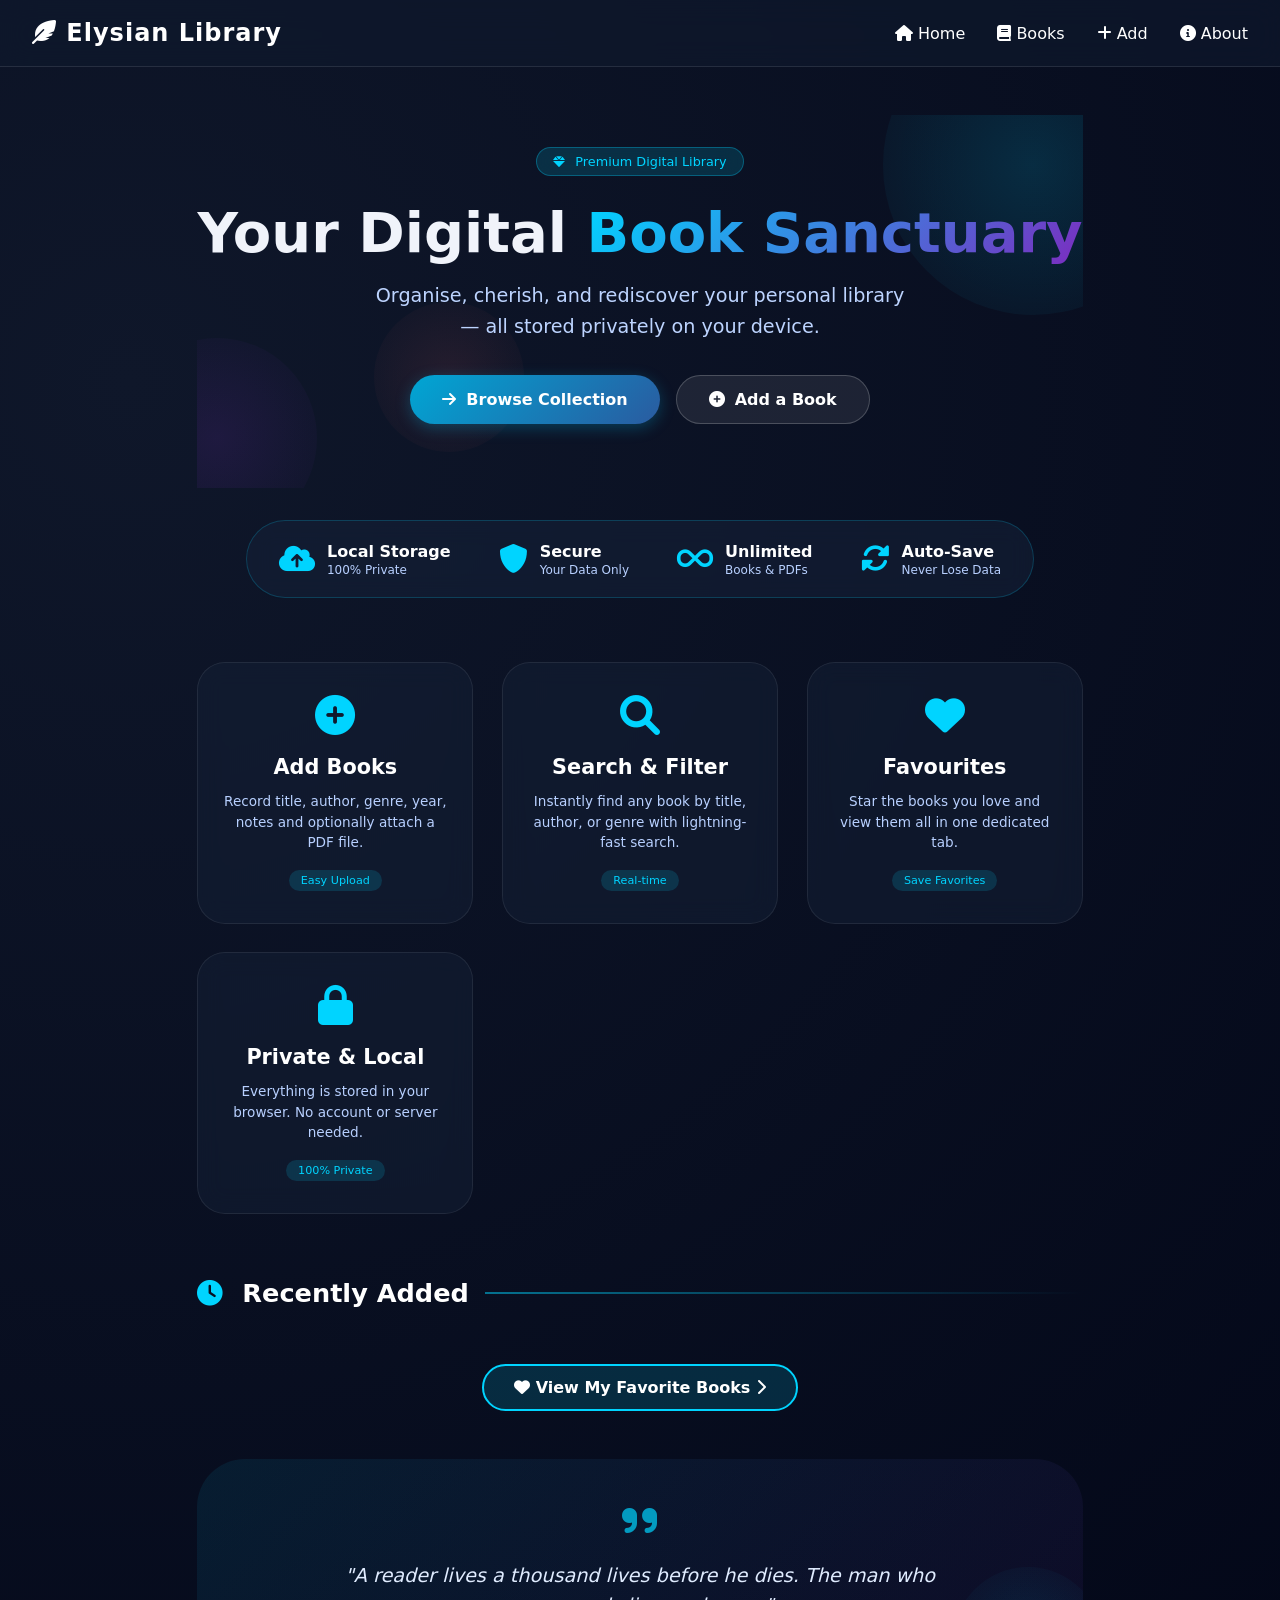
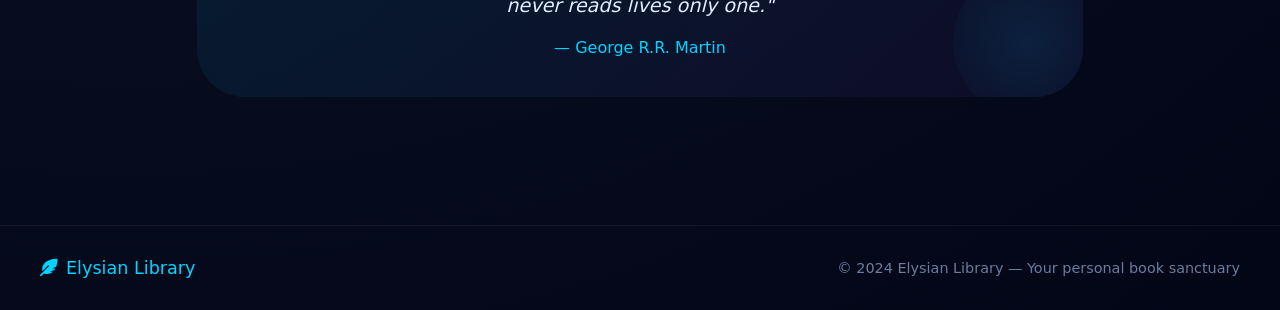
<file: index.html>
<!DOCTYPE html>
<html lang="en">
<head>
    <meta charset="UTF-8">
    <meta name="viewport" content="width=device-width, initial-scale=1.0">
    <title>Elysian Library | Your Digital Book Sanctuary</title>
    <link rel="stylesheet" href="style.css">
    <link rel="stylesheet" href="https://cdnjs.cloudflare.com/ajax/libs/font-awesome/6.0.0-beta3/css/all.min.css">
</head>
<body>

<nav>
    <h2><i class="fas fa-feather-alt"></i> Elysian Library</h2>
    <div class="nav-links">
        <a href="index.html"><i class="fas fa-home"></i> Home</a>
        <a href="books.html"><i class="fas fa-book"></i> Books</a>
        <a href="add.html"><i class="fas fa-plus"></i> Add</a>
        <a href="about.html"><i class="fas fa-info-circle"></i> About</a>
    </div>
</nav>

<main class="container">
    <!-- Hero Section -->
    <div class="hero-section">
        <div class="hero-badge">
            <span class="badge"><i class="fas fa-gem"></i> Premium Digital Library</span>
        </div>
        <h1 class="hero-title">
            Your Digital 
            <span class="gradient-text">Book Sanctuary</span>
        </h1>
        <p class="hero-description">
            Organise, cherish, and rediscover your personal library — all stored privately on your device.
        </p>
        <div class="hero-buttons">
            <a href="books.html" class="btn-primary btn-glow">
                <i class="fas fa-arrow-right"></i> Browse Collection
            </a>
            <a href="add.html" class="btn-secondary">
                <i class="fas fa-plus-circle"></i> Add a Book
            </a>
        </div>
        
        <!-- Floating Orbs -->
        <div class="floating-orb orb1"></div>
        <div class="floating-orb orb2"></div>
        <div class="floating-orb orb3"></div>
    </div>
    
    <!-- Stats Bar -->
    <div class="stats-bar-wrapper">
        <div class="stats-bar">
            <div class="stat-item">
                <i class="fas fa-cloud-upload-alt"></i>
                <div>
                    <h4>Local Storage</h4>
                    <p>100% Private</p>
                </div>
            </div>
            <div class="stat-item">
                <i class="fas fa-shield-alt"></i>
                <div>
                    <h4>Secure</h4>
                    <p>Your Data Only</p>
                </div>
            </div>
            <div class="stat-item">
                <i class="fas fa-infinity"></i>
                <div>
                    <h4>Unlimited</h4>
                    <p>Books & PDFs</p>
                </div>
            </div>
            <div class="stat-item">
                <i class="fas fa-sync-alt"></i>
                <div>
                    <h4>Auto-Save</h4>
                    <p>Never Lose Data</p>
                </div>
            </div>
        </div>
    </div>
    
    <!-- Feature Cards -->
    <div class="feature-grid">
        <div class="feature-card">
            <div class="feature-icon-wrapper">
                <div class="feature-icon-bg"></div>
                <i class="fas fa-plus-circle"></i>
            </div>
            <h3>Add Books</h3>
            <p>Record title, author, genre, year, notes and optionally attach a PDF file.</p>
            <div class="feature-tag">Easy Upload</div>
        </div>
        
        <div class="feature-card">
            <div class="feature-icon-wrapper">
                <div class="feature-icon-bg"></div>
                <i class="fas fa-search"></i>
            </div>
            <h3>Search & Filter</h3>
            <p>Instantly find any book by title, author, or genre with lightning-fast search.</p>
            <div class="feature-tag">Real-time</div>
        </div>
        
        <div class="feature-card">
            <div class="feature-icon-wrapper">
                <div class="feature-icon-bg"></div>
                <i class="fas fa-heart"></i>
            </div>
            <h3>Favourites</h3>
            <p>Star the books you love and view them all in one dedicated tab.</p>
            <div class="feature-tag">Save Favorites</div>
        </div>
        
        <div class="feature-card">
            <div class="feature-icon-wrapper">
                <div class="feature-icon-bg"></div>
                <i class="fas fa-lock"></i>
            </div>
            <h3>Private & Local</h3>
            <p>Everything is stored in your browser. No account or server needed.</p>
            <div class="feature-tag">100% Private</div>
        </div>
    </div>
    
    <!-- Recently Added Books Section -->
    <div class="recent-section">
        <div class="section-header">
            <h2 class="section-title">
                <i class="fas fa-clock"></i> Recently Added
            </h2>
            <div class="section-line"></div>
        </div>
        <div id="recentBooksList" class="recent-grid"></div>
    </div>
    
    <!-- View Favorites Button -->
    <div class="favorites-section">
        <button id="viewFavoritesBtn" class="favorites-btn">
            <i class="fas fa-heart"></i> 
            <span>View My Favorite Books</span>
            <i class="fas fa-chevron-right"></i>
        </button>
    </div>
    
    <!-- Favorites Books Display -->
    <div id="favoritesList" class="favorites-grid" style="display: none;"></div>
    
    <!-- Quote Section -->
    <div class="quote-section">
        <div class="quote-icon">
            <i class="fas fa-quote-right"></i>
        </div>
        <div class="quote-text">
            "A reader lives a thousand lives before he dies. The man who never reads lives only one."
        </div>
        <div class="quote-author">— George R.R. Martin</div>
        <div class="quote-decoration"></div>
    </div>
</main>

<footer>
    <div class="footer-content">
        <div class="footer-logo">
            <i class="fas fa-feather-alt"></i>
            <span>Elysian Library</span>
        </div>
        <p>© 2024 Elysian Library — Your personal book sanctuary</p>
    </div>
</footer>

<script type="module" src="script.js"></script>
</body>
</html>
</file>
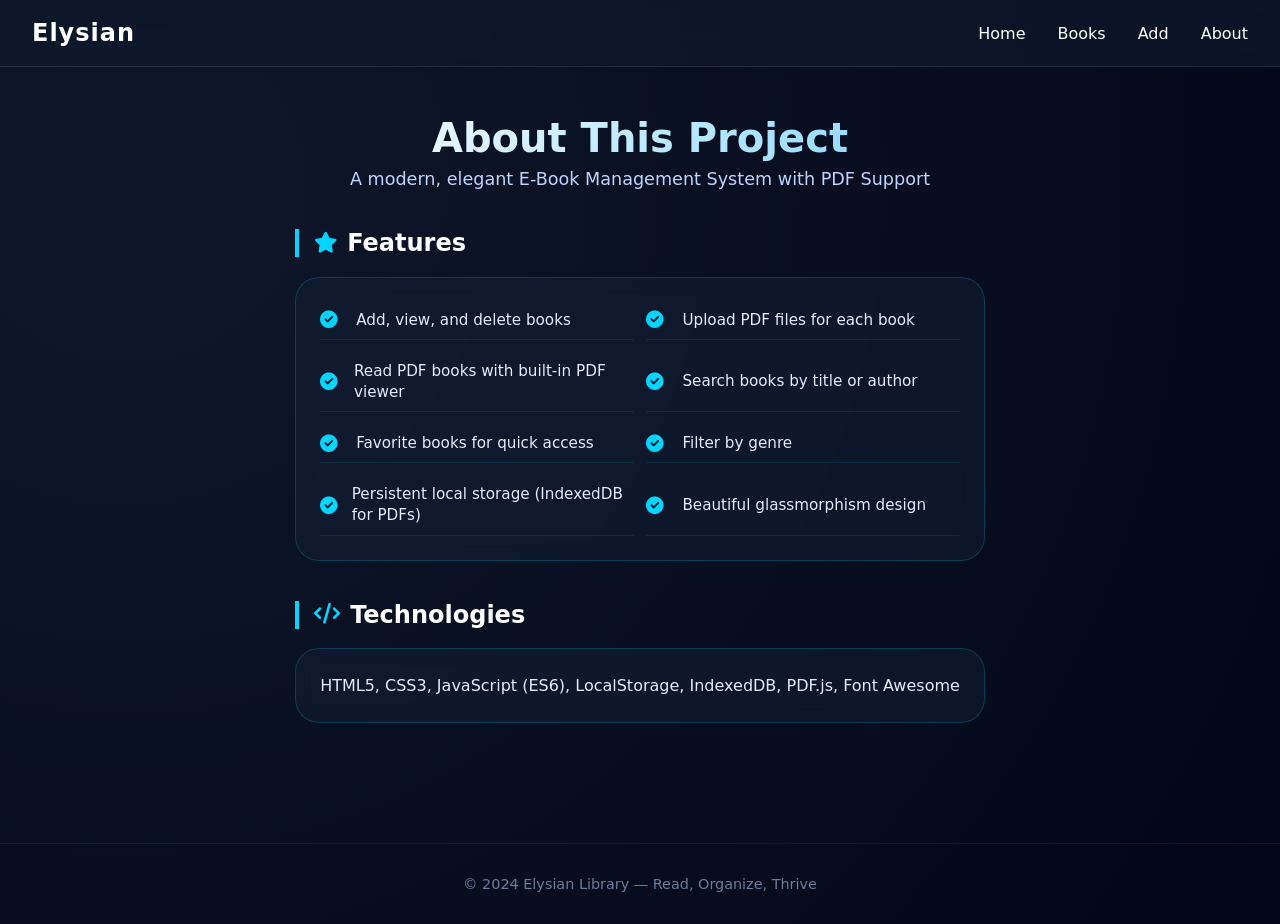
<file: about.html>
<!DOCTYPE html>
<html lang="en">
<head>
    <meta charset="UTF-8">
    <meta name="viewport" content="width=device-width, initial-scale=1.0">
    <title>Elysian Library | About</title>
    <link rel="stylesheet" href="style.css">
    <link rel="stylesheet" href="https://cdnjs.cloudflare.com/ajax/libs/font-awesome/6.0.0-beta3/css/all.min.css">
</head>
<body>

<nav>
    <h2>Elysian</h2>
    <div class="nav-links">
        <a href="index.html">Home</a>
        <a href="books.html">Books</a>
        <a href="add.html">Add</a>
        <a href="about.html">About</a>
    </div>
</nav>

<main class="about-container">
    <div class="about-header">
        <h1>About This Project</h1>
        <p class="about-subtitle">A modern, elegant E-Book Management System with PDF Support</p>
    </div>

    <div class="about-section">
        <h2><i class="fas fa-star"></i> Features</h2>
        <div class="features-grid">
            <div class="feature-item">
                <i class="fas fa-check-circle"></i>
                <span>Add, view, and delete books</span>
            </div>
            <div class="feature-item">
                <i class="fas fa-check-circle"></i>
                <span>Upload PDF files for each book</span>
            </div>
            <div class="feature-item">
                <i class="fas fa-check-circle"></i>
                <span>Read PDF books with built-in PDF viewer</span>
            </div>
            <div class="feature-item">
                <i class="fas fa-check-circle"></i>
                <span>Search books by title or author</span>
            </div>
            <div class="feature-item">
                <i class="fas fa-check-circle"></i>
                <span>Favorite books for quick access</span>
            </div>
            <div class="feature-item">
                <i class="fas fa-check-circle"></i>
                <span>Filter by genre</span>
            </div>
            <div class="feature-item">
                <i class="fas fa-check-circle"></i>
                <span>Persistent local storage (IndexedDB for PDFs)</span>
            </div>
            <div class="feature-item">
                <i class="fas fa-check-circle"></i>
                <span>Beautiful glassmorphism design</span>
            </div>
        </div>
    </div>

    <div class="about-section">
        <h2><i class="fas fa-code"></i> Technologies</h2>
        <div class="tech-card">
            <p>HTML5, CSS3, JavaScript (ES6), LocalStorage, IndexedDB, PDF.js, Font Awesome</p>
        </div>
    </div>
</main>

<footer>
    <p>© 2024 Elysian Library — Read, Organize, Thrive</p>
</footer>

<script src="script.js"></script>
</body>
</html>
</file>
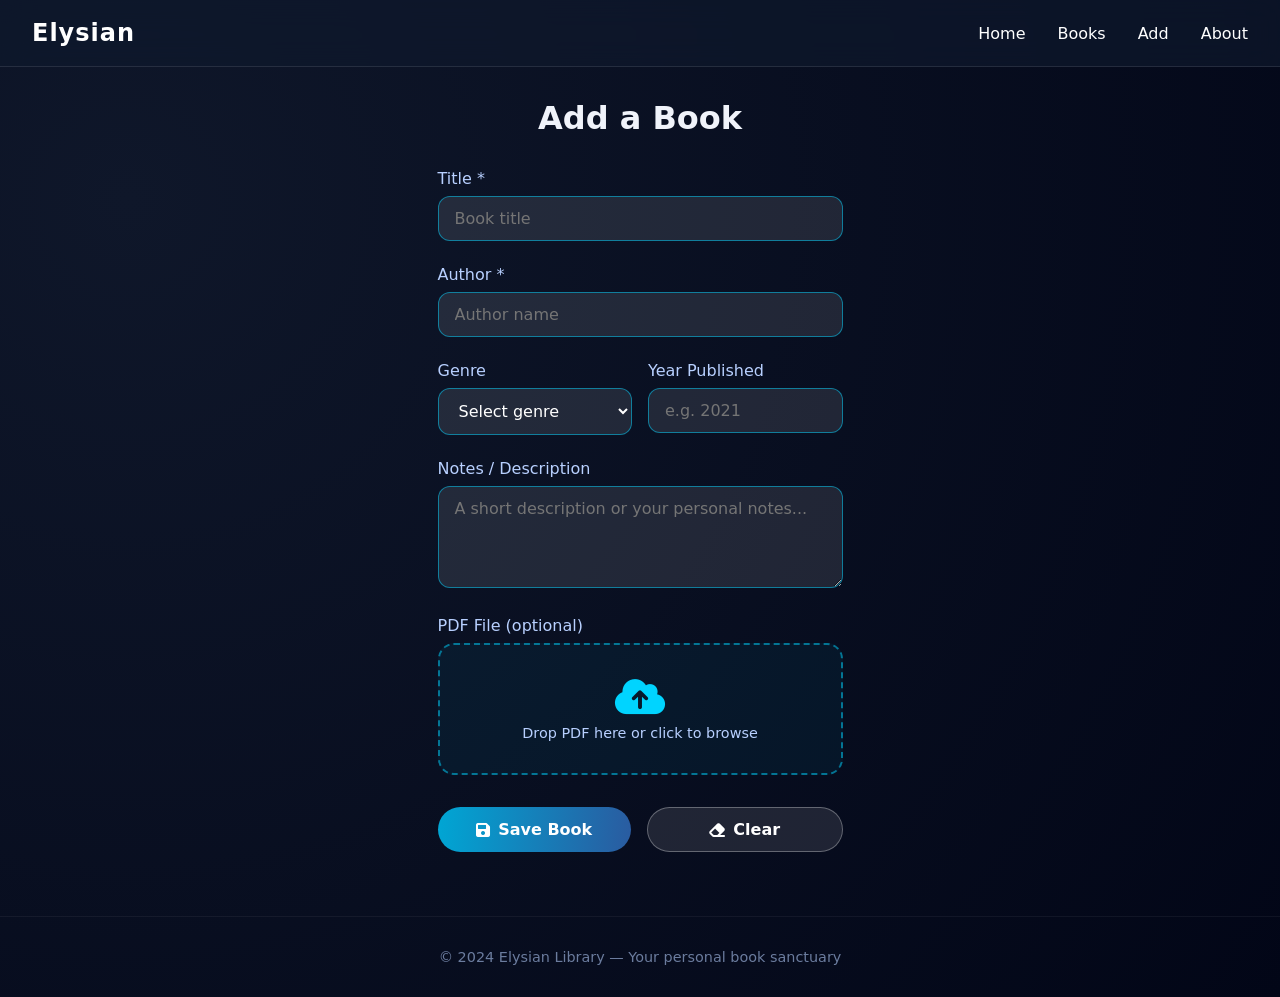
<file: add.html>
<!DOCTYPE html>
<html lang="en">
<head>
    <meta charset="UTF-8">
    <meta name="viewport" content="width=device-width, initial-scale=1.0">
    <title>Elysian Library | Add Book</title>
    <link rel="stylesheet" href="style.css">
    <link rel="stylesheet" href="https://cdnjs.cloudflare.com/ajax/libs/font-awesome/6.0.0-beta3/css/all.min.css">
</head>
<body>

<nav>
    <h2>Elysian</h2>
    <div class="nav-links">
        <a href="index.html">Home</a>
        <a href="books.html">Books</a>
        <a href="add.html">Add</a>
        <a href="about.html">About</a>
    </div>
</nav>

<div class="add-container">
    <h1>Add a Book</h1>
    
    <form id="bookForm">
        <!-- Title -->
        <div class="form-group">
            <label>Title *</label>
            <input type="text" id="title" placeholder="Book title" required>
        </div>
        
        <!-- Author -->
        <div class="form-group">
            <label>Author *</label>
            <input type="text" id="author" placeholder="Author name" required>
        </div>
        
        <!-- Genre + Year Published -->
        <div class="form-row">
            <div class="form-group half">
                <label>Genre</label>
                <select id="genre">
                    <option value="">Select genre</option>
                    <option value="Fiction">Fiction</option>
                    <option value="Non-Fiction">Non-Fiction</option>
                    <option value="Fantasy">Fantasy</option>
                    <option value="Sci-Fi">Sci-Fi</option>
                    <option value="Mystery">Mystery</option>
                    <option value="Thriller">Thriller</option>
                    <option value="Romance">Romance</option>
                    <option value="Biography">Biography</option>
                    <option value="History">History</option>
                    <option value="Self-Help">Self-Help</option>
                    <option value="Poetry">Poetry</option>
                    <option value="Children">Children</option>
                </select>
            </div>
            <div class="form-group half">
                <label>Year Published</label>
                <input type="text" id="year" placeholder="e.g. 2021">
            </div>
        </div>
        
        <!-- Notes / Description -->
        <div class="form-group">
            <label>Notes / Description</label>
            <textarea id="description" rows="4" placeholder="A short description or your personal notes..."></textarea>
        </div>
        
        <!-- PDF Upload -->
        <div class="form-group">
            <label>PDF File (optional)</label>
            <div class="pdf-dropzone" id="pdfDropzone">
                <i class="fas fa-cloud-upload-alt"></i>
                <p>Drop PDF here or click to browse</p>
                <input type="file" id="pdfFile" accept="application/pdf" style="display: none;">
            </div>
            <div id="pdfFileName" class="pdf-file-name" style="display: none;">
                <i class="fas fa-file-pdf"></i> <span></span>
                <button type="button" id="removePdfBtn"><i class="fas fa-times"></i></button>
            </div>
        </div>
        
        <!-- Buttons -->
        <div class="form-buttons">
            <button type="submit" class="save-btn"><i class="fas fa-save"></i> Save Book</button>
            <button type="button" class="clear-btn" id="clearBtn"><i class="fas fa-eraser"></i> Clear</button>
        </div>
    </form>
</div>

<footer>
    <p>© 2024 Elysian Library — Your personal book sanctuary</p>
</footer>
<script src="script.js"></script>
</body>
</html>
</file>
<file: style.css>
* {
    margin: 0;
    padding: 0;
    box-sizing: border-box;
    font-family: 'Inter', 'Segoe UI', system-ui, sans-serif;
}

body {
    background: radial-gradient(circle at 10% 20%, #0f172a, #020617);
    color: #f0f3fa;
    min-height: 100vh;
    display: flex;
    flex-direction: column;
}

/* Navigation */
nav {
    background: rgba(15, 25, 45, 0.7);
    backdrop-filter: blur(14px);
    padding: 1.2rem 2rem;
    display: flex;
    justify-content: space-between;
    align-items: center;
    flex-wrap: wrap;
    border-bottom: 1px solid rgba(255, 255, 255, 0.1);
    position: sticky;
    top: 0;
    z-index: 100;
}

nav h2 {
    font-size: 1.5rem;
    font-weight: 600;
    color: white;
    letter-spacing: 1px;
}

.nav-links {
    display: flex;
    gap: 2rem;
}

.nav-links a {
    color: white;
    text-decoration: none;
    font-weight: 500;
    font-size: 1rem;
    transition: 0.2s;
}

.nav-links a:hover {
    color: #00d4ff;
}

/* Main Container */
main {
    flex: 1;
}

.container {
    max-width: 1200px;
    margin: 0 auto;
    padding: 3rem 2rem;
}

/* Hero Section */
.hero-section {
    margin-bottom: 2rem;
}

.hero-image-wrapper {
    position: relative;
    overflow: hidden;
    border-radius: 48px;
    box-shadow: 0 25px 45px -12px rgba(0, 0, 0, 0.5);
}

.hero-image {
    width: 100%;
    height: 320px;
    object-fit: cover;
    border-radius: 48px;
    transition: transform 0.5s ease;
}

.hero-image-wrapper:hover .hero-image {
    transform: scale(1.02);
}

.hero-overlay {
    position: absolute;
    bottom: 0;
    left: 0;
    right: 0;
    background: linear-gradient(transparent, rgba(0, 0, 0, 0.8));
    padding: 3rem 2rem 1.5rem;
    border-radius: 48px;
}

.hero-overlay h1 {
    font-size: 2.5rem;
    margin-bottom: 0.5rem;
    background: linear-gradient(120deg, #ffffff, #80d4ff);
    -webkit-background-clip: text;
    background-clip: text;
    color: transparent;
}

.hero-subtitle {
    font-size: 1.2rem;
    color: #bdd4ff;
}

/* Stats Bar */
.stats-bar-wrapper {
    display: flex;
    justify-content: center;
    margin: 2rem 0;
}

.stats-bar {
    background: rgba(0, 212, 255, 0.15);
    border-radius: 60px;
    padding: 12px 24px;
    display: flex;
    gap: 30px;
    flex-wrap: wrap;
    justify-content: center;
    backdrop-filter: blur(8px);
}

.stats-bar span {
    display: flex;
    align-items: center;
    gap: 8px;
    font-weight: 500;
}

/* Feature Grid */
.feature-grid {
    display: grid;
    grid-template-columns: repeat(auto-fit, minmax(250px, 1fr));
    gap: 1.5rem;
    margin: 3rem 0;
}

.feature-card {
    background: rgba(20, 32, 55, 0.5);
    backdrop-filter: blur(10px);
    border-radius: 20px;
    padding: 1.5rem;
    text-align: center;
    transition: all 0.3s ease;
    border: 1px solid rgba(255, 255, 255, 0.08);
}

.feature-card:hover {
    transform: translateY(-5px);
    border-color: rgba(0, 212, 255, 0.3);
    background: rgba(20, 32, 55, 0.7);
}

.feature-icon {
    font-size: 2rem;
    color: #00d4ff;
    margin-bottom: 0.8rem;
}

.feature-card h3 {
    font-size: 1.1rem;
    margin-bottom: 0.5rem;
    color: white;
}

.feature-card p {
    color: #b8d0ff;
    line-height: 1.4;
    font-size: 0.85rem;
}

/* Section Title */
.section-title {
    font-size: 1.5rem;
    margin-bottom: 1.5rem;
    color: white;
    text-align: left;
}

.section-title i {
    color: #00d4ff;
    margin-right: 10px;
}

.recent-section {
    margin: 2rem 0;
}

/* Recent Books Grid */
.recent-grid {
    display: grid;
    grid-template-columns: repeat(auto-fill, minmax(220px, 1fr));
    gap: 1.5rem;
    margin-bottom: 1rem;
}

.recent-card {
    background: rgba(20, 32, 55, 0.6);
    backdrop-filter: blur(10px);
    border-radius: 16px;
    padding: 1rem;
    border: 1px solid rgba(0, 212, 255, 0.2);
    transition: all 0.2s;
}

.recent-card:hover {
    transform: translateY(-3px);
    border-color: #00d4ff;
}

.recent-genre {
    display: inline-block;
    background: rgba(0, 212, 255, 0.2);
    padding: 4px 10px;
    border-radius: 20px;
    font-size: 0.7rem;
    font-weight: 600;
    text-transform: uppercase;
    margin-bottom: 0.8rem;
    color: #00d4ff;
}

.recent-card h4 {
    font-size: 1rem;
    margin-bottom: 0.3rem;
    color: white;
}

.recent-card p {
    font-size: 0.8rem;
    color: #b8d0ff;
    margin-bottom: 0.5rem;
}

.recent-buttons {
    display: flex;
    gap: 8px;
    margin-top: 10px;
}

.read-btn-small {
    flex: 2;
    padding: 6px;
    background: rgba(0, 212, 255, 0.2);
    border: 1px solid #00d4ff;
    border-radius: 20px;
    color: #00d4ff;
    font-size: 0.75rem;
    cursor: pointer;
}

.read-btn-small:hover {
    background: #00d4ff;
    color: #0a1128;
}

.fav-btn-small {
    width: 32px;
    padding: 6px;
    background: rgba(255, 193, 7, 0.15);
    border: 1px solid #ffc107;
    border-radius: 20px;
    color: #ffc107;
    cursor: pointer;
}

.fav-btn-small.active {
    background: #ffc107;
    color: #0a1128;
}

/* Favorites Section */
.favorites-section {
    text-align: center;
    margin: 2rem 0;
}

.favorites-btn {
    background: rgba(0, 212, 255, 0.15);
    border: 2px solid #00d4ff;
    padding: 12px 30px;
    border-radius: 40px;
    color: white;
    font-size: 1rem;
    font-weight: bold;
    cursor: pointer;
    transition: 0.2s;
}

.favorites-btn:hover {
    background: #00d4ff;
    color: #0a1128;
    transform: translateY(-2px);
}

.favorites-grid {
    display: grid;
    grid-template-columns: repeat(auto-fill, minmax(260px, 1fr));
    gap: 1.5rem;
    margin: 2rem 0;
}

.favorite-card {
    background: rgba(20, 32, 55, 0.7);
    border-radius: 20px;
    padding: 1.5rem;
    position: relative;
    border: 1px solid rgba(255, 193, 7, 0.3);
}

.empty-favorites {
    text-align: center;
    padding: 3rem;
    background: rgba(0, 0, 0, 0.3);
    border-radius: 32px;
}

.empty-favorites i {
    font-size: 3rem;
    color: #ffc107;
    margin-bottom: 1rem;
}

/* Quote Section */
.quote-section {
    background: linear-gradient(135deg, rgba(0, 212, 255, 0.1), rgba(42, 82, 152, 0.1));
    border-radius: 32px;
    padding: 2rem;
    margin: 2rem 0;
    text-align: center;
}

.quote-icon {
    font-size: 2rem;
    color: #00d4ff;
    margin-bottom: 0.8rem;
}

.quote-text {
    font-size: 1.1rem;
    font-style: italic;
    color: #e0ecff;
    max-width: 600px;
    margin: 0 auto;
    line-height: 1.5;
}

.quote-author {
    margin-top: 0.8rem;
    color: #00d4ff;
}

/* Action Buttons */
.action-buttons {
    display: flex;
    gap: 1rem;
    justify-content: center;
    margin: 2rem 0;
    flex-wrap: wrap;
}

.btn-primary, .btn-secondary {
    padding: 12px 30px;
    border-radius: 40px;
    font-weight: 600;
    text-decoration: none;
    transition: 0.2s;
    display: inline-flex;
    align-items: center;
    gap: 8px;
}

.btn-primary {
    background: linear-gradient(95deg, #00a6d4, #2a5ba0);
    color: white;
}

.btn-primary:hover {
    transform: translateY(-2px);
    box-shadow: 0 8px 20px rgba(0, 212, 255, 0.3);
}

.btn-secondary {
    background: rgba(255, 255, 255, 0.1);
    border: 1px solid rgba(255, 255, 255, 0.3);
    color: white;
}

.btn-secondary:hover {
    background: rgba(255, 255, 255, 0.2);
    transform: translateY(-2px);
}

/* ========== BOOKS PAGE ========== */
.books-container {
    max-width: 1200px;
    margin: 0 auto;
    padding: 2rem;
}

.books-container h1 {
    text-align: center;
    margin-bottom: 2rem;
    font-size: 2rem;
}

.search-bar {
    display: flex;
    gap: 1rem;
    margin-bottom: 1.5rem;
    justify-content: center;
}

.search-bar input {
    flex: 2;
    max-width: 500px;
    padding: 14px 24px;
    background: rgba(255, 255, 255, 0.1);
    border: 1px solid rgba(0, 212, 255, 0.5);
    border-radius: 60px;
    color: white;
    font-size: 1rem;
    outline: none;
}

.search-bar input:focus {
    border-color: #00d4ff;
}

.search-bar button {
    padding: 14px 28px;
    background: linear-gradient(95deg, #00a6d4, #2a5ba0);
    border: none;
    border-radius: 60px;
    color: white;
    font-weight: bold;
    cursor: pointer;
    transition: 0.2s;
}

.search-bar button:hover {
    transform: translateY(-2px);
    box-shadow: 0 5px 15px rgba(0, 212, 255, 0.3);
}

.stats-row {
    display: flex;
    gap: 2rem;
    justify-content: center;
    margin-bottom: 1.5rem;
}

.stats-row span {
    background: rgba(0, 212, 255, 0.15);
    padding: 6px 20px;
    border-radius: 40px;
    font-size: 0.9rem;
}

.filter-row {
    display: flex;
    gap: 1rem;
    justify-content: center;
    margin-bottom: 2rem;
    flex-wrap: wrap;
}

.filter-group {
    display: flex;
    align-items: center;
    gap: 0.8rem;
}

.filter-group label {
    color: #b8d0ff;
    font-size: 0.9rem;
}

.filter-group select {
    padding: 8px 16px;
    background: rgba(0, 0, 0, 0.5);
    border: 1px solid rgba(0, 212, 255, 0.5);
    border-radius: 40px;
    color: white;
    cursor: pointer;
}

.fav-filter-btn, .reset-btn {
    padding: 8px 20px;
    border-radius: 40px;
    cursor: pointer;
    font-weight: 500;
    transition: 0.2s;
}

.fav-filter-btn {
    background: rgba(255, 193, 7, 0.15);
    border: 1px solid #ffc107;
    color: #ffc107;
}

.fav-filter-btn.active {
    background: #ffc107;
    color: #0a1128;
}

.reset-btn {
    background: rgba(0, 0, 0, 0.5);
    border: 1px solid rgba(0, 212, 255, 0.5);
    color: white;
}

.reset-btn:hover {
    background: #00d4ff;
    color: #0a1128;
}

.book-grid {
    display: grid;
    grid-template-columns: repeat(auto-fill, minmax(260px, 1fr));
    gap: 1.5rem;
    margin: 2rem 0;
}

.book-card {
    background: rgba(20, 32, 55, 0.7);
    backdrop-filter: blur(10px);
    border-radius: 20px;
    padding: 1.2rem;
    position: relative;
    border: 1px solid rgba(0, 212, 255, 0.2);
    transition: all 0.2s;
}

.book-card:hover {
    transform: translateY(-3px);
    border-color: #00d4ff;
}

.card-genre {
    display: inline-block;
    background: rgba(0, 212, 255, 0.2);
    padding: 4px 12px;
    border-radius: 20px;
    font-size: 0.7rem;
    font-weight: 600;
    text-transform: uppercase;
    margin-bottom: 0.8rem;
    color: #00d4ff;
}

.fav-star {
    position: absolute;
    top: 12px;
    right: 12px;
    font-size: 1.2rem;
    cursor: pointer;
    color: #555;
    transition: 0.2s;
}

.fav-star.active {
    color: #ffc107;
}

.fav-star:hover {
    transform: scale(1.1);
}

.book-card h3 {
    font-size: 1.1rem;
    margin-bottom: 0.3rem;
    padding-right: 25px;
    color: white;
}

.book-author {
    color: #b8d0ff;
    font-size: 0.85rem;
    margin-bottom: 0.3rem;
}

.book-author i {
    margin-right: 5px;
    font-size: 0.75rem;
}

.book-year {
    color: #8ba3cf;
    font-size: 0.75rem;
    margin-bottom: 0.3rem;
}

.book-description {
    color: #b8d0ff;
    font-size: 0.8rem;
    margin-bottom: 0.8rem;
    line-height: 1.3;
    display: -webkit-box;
    -webkit-line-clamp: 2;
    -webkit-box-orient: vertical;
    overflow: hidden;
}

.card-buttons {
    display: flex;
    gap: 8px;
    margin-top: 10px;
}

.view-btn, .pdf-btn, .delete-btn {
    flex: 1;
    padding: 6px;
    border-radius: 40px;
    font-size: 0.7rem;
    cursor: pointer;
    transition: 0.2s;
    display: flex;
    align-items: center;
    justify-content: center;
    gap: 4px;
}

.view-btn {
    background: rgba(0, 212, 255, 0.2);
    border: 1px solid #00d4ff;
    color: #00d4ff;
}

.view-btn:hover {
    background: #00d4ff;
    color: #0a1128;
}

.pdf-btn {
    background: rgba(255, 255, 255, 0.1);
    border: 1px solid rgba(255, 255, 255, 0.3);
    color: white;
}

.pdf-btn:hover {
    background: rgba(255, 255, 255, 0.2);
}

.delete-btn {
    background: rgba(255, 0, 0, 0.2);
    border: 1px solid #ff4d4d;
    color: #ffb7b7;
}

.delete-btn:hover {
    background: #ff4d4d;
    color: white;
}

.add-button {
    text-align: center;
    margin-top: 2rem;
}

.add-button a {
    color: #00d4ff;
    text-decoration: none;
    font-size: 0.9rem;
}

.add-button a:hover {
    text-decoration: underline;
}

.empty-state {
    text-align: center;
    padding: 3rem;
    background: rgba(0, 0, 0, 0.3);
    border-radius: 32px;
}

.empty-state i {
    font-size: 3rem;
    color: #00d4ff;
    margin-bottom: 1rem;
}

/* ========== ADD BOOK PAGE ========== */
.add-container {
    max-width: 600px;
    margin: 0 auto;
    padding: 2rem;
}

.add-container h1 {
    text-align: center;
    margin-bottom: 2rem;
    font-size: 2rem;
}

.form-group {
    margin-bottom: 1.5rem;
}

.form-group label {
    display: block;
    margin-bottom: 0.5rem;
    color: #b8d0ff;
    font-weight: 500;
}

.form-group input, .form-group select, .form-group textarea {
    width: 100%;
    padding: 12px 16px;
    background: rgba(255, 255, 255, 0.1);
    border: 1px solid rgba(0, 212, 255, 0.5);
    border-radius: 12px;
    color: white;
    font-size: 1rem;
    outline: none;
    transition: 0.2s;
}

.form-group input:focus, .form-group select:focus, .form-group textarea:focus {
    border-color: #00d4ff;
    box-shadow: 0 0 8px rgba(0, 212, 255, 0.3);
}

.form-group select option {
    background: #0f172a;
    color: white;
}

.form-group textarea {
    resize: vertical;
    font-family: inherit;
}

.form-row {
    display: flex;
    gap: 1rem;
    margin-bottom: 1.5rem;
}

.form-group.half {
    flex: 1;
    margin-bottom: 0;
}

/* PDF Dropzone */
.pdf-dropzone {
    border: 2px dashed rgba(0, 212, 255, 0.5);
    border-radius: 16px;
    padding: 2rem;
    text-align: center;
    cursor: pointer;
    transition: 0.2s;
    background: rgba(0, 212, 255, 0.05);
}

.pdf-dropzone:hover {
    border-color: #00d4ff;
    background: rgba(0, 212, 255, 0.1);
}

.pdf-dropzone i {
    font-size: 2.5rem;
    color: #00d4ff;
    margin-bottom: 0.5rem;
}

.pdf-dropzone p {
    color: #b8d0ff;
    font-size: 0.9rem;
}

.pdf-file-name {
    background: rgba(0, 212, 255, 0.15);
    border-radius: 12px;
    padding: 10px 15px;
    display: flex;
    align-items: center;
    gap: 10px;
}

.pdf-file-name i {
    color: #ff4d4d;
    font-size: 1.2rem;
}

.pdf-file-name span {
    flex: 1;
    color: white;
    font-size: 0.9rem;
}

.pdf-file-name button {
    background: none;
    border: none;
    color: #ffb7b7;
    cursor: pointer;
    font-size: 1rem;
}

.pdf-file-name button:hover {
    color: #ff4d4d;
}

/* Form Buttons */
.form-buttons {
    display: flex;
    gap: 1rem;
    margin-top: 2rem;
}

.save-btn, .clear-btn {
    flex: 1;
    padding: 12px;
    border-radius: 40px;
    font-size: 1rem;
    font-weight: bold;
    cursor: pointer;
    transition: 0.2s;
    display: flex;
    align-items: center;
    justify-content: center;
    gap: 8px;
}

.save-btn {
    background: linear-gradient(95deg, #00a6d4, #2a5ba0);
    border: none;
    color: white;
}

.save-btn:hover {
    transform: translateY(-2px);
    box-shadow: 0 5px 15px rgba(0, 212, 255, 0.3);
}

.clear-btn {
    background: rgba(255, 255, 255, 0.1);
    border: 1px solid rgba(255, 255, 255, 0.3);
    color: white;
}

.clear-btn:hover {
    background: rgba(255, 255, 255, 0.2);
    transform: translateY(-2px);
}

/* ========== ABOUT PAGE ========== */
.about-container {
    max-width: 700px;
    margin: 0 auto;
    padding: 3rem 2rem;
}

.about-card {
    background: rgba(20, 32, 55, 0.5);
    backdrop-filter: blur(10px);
    border-radius: 28px;
    padding: 2rem;
    border: 1px solid rgba(0, 212, 255, 0.2);
    transition: all 0.3s ease;
}

.about-card:hover {
    transform: translateY(-5px);
    border-color: #00d4ff;
    background: rgba(20, 32, 55, 0.7);
}

.about-card i:first-child {
    font-size: 2.5rem;
    color: #00d4ff;
    margin-bottom: 1rem;
    display: block;
}

.about-card h2 {
    font-size: 1.8rem;
    margin-bottom: 1.5rem;
    color: white;
    text-align: left;
}

.features-list {
    display: flex;
    flex-direction: column;
    gap: 0.5rem;
}

.feature-item {
    display: flex;
    align-items: center;
    gap: 14px;
    padding: 10px 0;
    border-bottom: 1px solid rgba(0, 212, 255, 0.1);
}

.feature-item i {
    font-size: 1.2rem;
    width: 28px;
    color: #00d4ff;
    margin: 0;
}

.feature-item span {
    color: #e0ecff;
    font-size: 1rem;
    line-height: 1.4;
}

.feature-item:hover {
    transform: translateX(8px);
    transition: 0.2s;
}

.feature-item:hover span {
    color: #00d4ff;
}

/* Modal */
.modal {
    display: none;
    position: fixed;
    top: 0;
    left: 0;
    width: 100%;
    height: 100%;
    background: rgba(0, 0, 0, 0.9);
    backdrop-filter: blur(10px);
    z-index: 1000;
    justify-content: center;
    align-items: center;
}

.modal-content {
    background: #0a0f1f;
    width: 90%;
    max-width: 550px;
    max-height: 80vh;
    border-radius: 28px;
    padding: 2rem;
    position: relative;
    border: 1px solid #00d4ff;
    overflow-y: auto;
}

.close-modal {
    position: absolute;
    top: 15px;
    right: 20px;
    font-size: 1.8rem;
    cursor: pointer;
    color: #00d4ff;
}

.modal-content h2 {
    color: #00d4ff;
    margin-bottom: 10px;
    padding-right: 30px;
}

.modal-content p {
    margin: 8px 0;
    color: #b8d0ff;
}

.modal-genre, .modal-year, .modal-description {
    margin: 12px 0;
    padding: 8px 0;
    color: #e0ecff;
}

.modal-description {
    line-height: 1.5;
    margin-top: 15px;
    padding-top: 15px;
    border-top: 1px solid rgba(0, 212, 255, 0.2);
}

/* Toast */
.toast {
    position: fixed;
    bottom: 30px;
    left: 50%;
    transform: translateX(-50%);
    background: #1f3b4c;
    padding: 12px 28px;
    border-radius: 60px;
    z-index: 9999;
    border: 1px solid #00d4ff;
    color: white;
    font-size: 0.9rem;
    white-space: nowrap;
}

/* Footer */
footer {
    text-align: center;
    padding: 2rem;
    border-top: 1px solid rgba(255, 255, 255, 0.05);
    color: #6b7c9e;
    font-size: 0.9rem;
    margin-top: 2rem;
}

/* Responsive */
@media (max-width: 768px) {
    nav {
        flex-direction: column;
        gap: 1rem;
        text-align: center;
    }
    
    .nav-links {
        gap: 1.5rem;
        flex-wrap: wrap;
        justify-content: center;
    }
    
    .container {
        padding: 2rem 1.5rem;
    }
    
    .hero-overlay h1 {
        font-size: 1.5rem;
    }
    
    .hero-subtitle {
        font-size: 0.9rem;
    }
    
    .hero-image {
        height: 220px;
    }
    
    .stats-bar {
        gap: 15px;
        padding: 10px 20px;
    }
    
    .stats-bar span {
        font-size: 0.8rem;
    }
    
    .feature-grid {
        gap: 1rem;
    }
    
    .recent-grid, .favorites-grid, .book-grid {
        grid-template-columns: 1fr;
    }
    
    .action-buttons {
        flex-direction: column;
        align-items: center;
    }
    
    .btn-primary, .btn-secondary {
        width: 100%;
        justify-content: center;
    }
    
    .search-bar {
        flex-direction: column;
        align-items: center;
    }
    
    .search-bar input {
        width: 100%;
        max-width: none;
    }
    
    .stats-row {
        flex-wrap: wrap;
        gap: 1rem;
    }
    
    .filter-row {
        flex-direction: column;
        align-items: center;
    }
    
    .form-row {
        flex-direction: column;
        gap: 1.5rem;
    }
    
    .form-buttons {
        flex-direction: column;
    }
    
    .about-container {
        padding: 2rem 1.5rem;
    }
    
    .about-card h2 {
        font-size: 1.5rem;
    }
    
    .feature-item span {
        font-size: 0.9rem;
    }
    
    .toast {
        white-space: normal;
        text-align: center;
        max-width: 90%;
    }
}

@media (max-width: 480px) {
    .hero-overlay {
        padding: 1.5rem 1rem;
    }
    
    .hero-overlay h1 {
        font-size: 1.2rem;
    }
    
    .stats-bar {
        flex-direction: column;
        gap: 8px;
        text-align: center;
    }
    
    .card-buttons {
        flex-wrap: wrap;
    }
    
    .view-btn, .pdf-btn, .delete-btn {
        font-size: 0.65rem;
    }
}
/* About Page Styles */
.about-container {
    max-width: 800px;
    margin: 0 auto;
    padding: 3rem 2rem;
}

.about-header {
    text-align: center;
    margin-bottom: 2.5rem;
}

.about-header h1 {
    font-size: 2.5rem;
    background: linear-gradient(120deg, #ffffff, #80d4ff);
    -webkit-background-clip: text;
    background-clip: text;
    color: transparent;
    margin-bottom: 0.5rem;
}

.about-subtitle {
    font-size: 1.1rem;
    color: #bdd4ff;
}

.about-section {
    margin-bottom: 2.5rem;
}

.about-section h2 {
    font-size: 1.5rem;
    margin-bottom: 1.2rem;
    color: white;
    display: flex;
    align-items: center;
    gap: 10px;
    border-left: 4px solid #00d4ff;
    padding-left: 15px;
}

.about-section h2 i {
    color: #00d4ff;
    font-size: 1.3rem;
}

.features-grid {
    background: rgba(20, 32, 55, 0.5);
    backdrop-filter: blur(10px);
    border-radius: 24px;
    padding: 1.5rem;
    border: 1px solid rgba(0, 212, 255, 0.2);
    display: grid;
    grid-template-columns: repeat(auto-fill, minmax(300px, 1fr));
    gap: 0.8rem;
}

.feature-item {
    display: flex;
    align-items: center;
    gap: 12px;
    padding: 8px 0;
}

.feature-item i {
    font-size: 1.1rem;
    width: 24px;
    color: #00d4ff;
}

.feature-item span {
    color: #e0ecff;
    font-size: 0.95rem;
    line-height: 1.4;
}

.tech-card {
    background: rgba(20, 32, 55, 0.5);
    backdrop-filter: blur(10px);
    border-radius: 24px;
    padding: 1.5rem;
    border: 1px solid rgba(0, 212, 255, 0.2);
}

.tech-card p {
    color: #e0ecff;
    font-size: 1rem;
    line-height: 1.6;
    text-align: center;
}

/* Responsive */
@media (max-width: 768px) {
    .about-container {
        padding: 2rem 1.5rem;
    }
    
    .about-header h1 {
        font-size: 1.8rem;
    }
    
    .about-subtitle {
        font-size: 0.95rem;
    }
    
    .about-section h2 {
        font-size: 1.3rem;
    }
    
    .features-grid {
        grid-template-columns: 1fr;
        padding: 1rem;
    }
    
    .feature-item span {
        font-size: 0.85rem;
    }
    
    .tech-card p {
        font-size: 0.9rem;
    }
}
/* ========== ENHANCED INDEX PAGE STYLES ========== */

/* Hero Section */
.hero-section {
    text-align: center;
    padding: 2rem 0 4rem;
    position: relative;
    overflow: hidden;
}

.hero-badge {
    margin-bottom: 1.5rem;
    animation: fadeInUp 0.6s ease;
}

.badge {
    display: inline-block;
    background: rgba(0, 212, 255, 0.15);
    backdrop-filter: blur(10px);
    padding: 6px 16px;
    border-radius: 40px;
    font-size: 0.8rem;
    color: #00d4ff;
    border: 1px solid rgba(0, 212, 255, 0.3);
}

.badge i {
    margin-right: 6px;
    font-size: 0.75rem;
}

.hero-title {
    font-size: 3.5rem;
    font-weight: 700;
    margin-bottom: 1rem;
    animation: fadeInUp 0.6s ease 0.1s both;
}

.gradient-text {
    background: linear-gradient(135deg, #00d4ff, #7b2cbf, #ff6b6b);
    -webkit-background-clip: text;
    background-clip: text;
    color: transparent;
    background-size: 200% 200%;
    animation: gradientShift 5s ease infinite;
}

@keyframes gradientShift {
    0%, 100% { background-position: 0% 50%; }
    50% { background-position: 100% 50%; }
}

.hero-description {
    font-size: 1.2rem;
    color: #bdd4ff;
    max-width: 550px;
    margin: 0 auto 2rem;
    line-height: 1.6;
    animation: fadeInUp 0.6s ease 0.2s both;
}

/* Hero Buttons */
.hero-buttons {
    display: flex;
    gap: 1rem;
    justify-content: center;
    animation: fadeInUp 0.6s ease 0.3s both;
}

.btn-primary, .btn-secondary {
    padding: 14px 32px;
    border-radius: 60px;
    font-weight: 600;
    text-decoration: none;
    transition: all 0.3s ease;
    display: inline-flex;
    align-items: center;
    gap: 10px;
    position: relative;
    overflow: hidden;
    z-index: 1;
}

.btn-primary {
    background: linear-gradient(135deg, #00a6d4, #2a5ba0);
    color: white;
    box-shadow: 0 4px 15px rgba(0, 166, 212, 0.3);
}

.btn-primary:hover {
    transform: translateY(-3px);
    box-shadow: 0 8px 25px rgba(0, 166, 212, 0.4);
}

.btn-secondary {
    background: rgba(255, 255, 255, 0.08);
    border: 1px solid rgba(255, 255, 255, 0.2);
    color: white;
}

.btn-secondary:hover {
    background: rgba(255, 255, 255, 0.15);
    transform: translateY(-3px);
    border-color: #00d4ff;
}

.btn-glow {
    position: relative;
    overflow: hidden;
}

.btn-glow::before {
    content: '';
    position: absolute;
    top: 50%;
    left: 50%;
    width: 0;
    height: 0;
    border-radius: 50%;
    background: rgba(255, 255, 255, 0.3);
    transform: translate(-50%, -50%);
    transition: width 0.6s, height 0.6s;
}

.btn-glow:hover::before {
    width: 300px;
    height: 300px;
}

/* Floating Orbs */
.floating-orb {
    position: absolute;
    border-radius: 50%;
    background: radial-gradient(circle, rgba(0, 212, 255, 0.15), transparent);
    pointer-events: none;
    z-index: -1;
}

.orb1 {
    width: 300px;
    height: 300px;
    top: -100px;
    right: -100px;
    animation: float 20s ease-in-out infinite;
}

.orb2 {
    width: 200px;
    height: 200px;
    bottom: -50px;
    left: -80px;
    background: radial-gradient(circle, rgba(123, 44, 191, 0.15), transparent);
    animation: float 15s ease-in-out infinite reverse;
}

.orb3 {
    width: 150px;
    height: 150px;
    top: 50%;
    left: 20%;
    background: radial-gradient(circle, rgba(255, 107, 107, 0.1), transparent);
    animation: float 18s ease-in-out infinite;
}

@keyframes float {
    0%, 100% { transform: translateY(0) rotate(0deg); }
    50% { transform: translateY(-20px) rotate(5deg); }
}

/* Stats Bar Enhanced */
.stats-bar-wrapper {
    display: flex;
    justify-content: center;
    margin: 2rem 0;
}

.stats-bar {
    background: rgba(20, 32, 55, 0.6);
    backdrop-filter: blur(12px);
    border-radius: 80px;
    padding: 0.8rem 2rem;
    display: flex;
    gap: 3rem;
    flex-wrap: wrap;
    justify-content: center;
    border: 1px solid rgba(0, 212, 255, 0.2);
}

.stat-item {
    display: flex;
    align-items: center;
    gap: 12px;
    padding: 8px 0;
}

.stat-item i {
    font-size: 1.8rem;
    color: #00d4ff;
}

.stat-item h4 {
    font-size: 1rem;
    color: white;
    margin-bottom: 2px;
}

.stat-item p {
    font-size: 0.75rem;
    color: #b8d0ff;
}

/* Feature Cards Enhanced */
.feature-grid {
    display: grid;
    grid-template-columns: repeat(auto-fit, minmax(260px, 1fr));
    gap: 1.8rem;
    margin: 4rem 0;
}

.feature-card {
    background: rgba(20, 32, 55, 0.5);
    backdrop-filter: blur(12px);
    border-radius: 28px;
    padding: 2rem 1.5rem;
    text-align: center;
    transition: all 0.4s cubic-bezier(0.2, 0.9, 0.4, 1.1);
    border: 1px solid rgba(255, 255, 255, 0.08);
    position: relative;
    overflow: hidden;
}

.feature-card::before {
    content: '';
    position: absolute;
    top: 0;
    left: -100%;
    width: 100%;
    height: 100%;
    background: linear-gradient(90deg, transparent, rgba(0, 212, 255, 0.1), transparent);
    transition: left 0.5s;
}

.feature-card:hover::before {
    left: 100%;
}

.feature-card:hover {
    transform: translateY(-8px);
    border-color: rgba(0, 212, 255, 0.5);
    background: rgba(20, 32, 55, 0.7);
    box-shadow: 0 20px 40px -12px rgba(0, 212, 255, 0.2);
}

.feature-icon-wrapper {
    position: relative;
    display: inline-block;
    margin-bottom: 1.2rem;
}

.feature-icon-bg {
    position: absolute;
    inset: -8px;
    background: radial-gradient(circle, rgba(0, 212, 255, 0.2), transparent);
    border-radius: 50%;
    opacity: 0;
    transition: opacity 0.3s;
}

.feature-card:hover .feature-icon-bg {
    opacity: 1;
}

.feature-icon-wrapper i {
    font-size: 2.5rem;
    color: #00d4ff;
    position: relative;
    z-index: 1;
}

.feature-card h3 {
    font-size: 1.3rem;
    margin-bottom: 0.8rem;
    color: white;
}

.feature-card p {
    color: #b8d0ff;
    line-height: 1.5;
    font-size: 0.85rem;
    margin-bottom: 1rem;
}

.feature-tag {
    display: inline-block;
    background: rgba(0, 212, 255, 0.15);
    padding: 4px 12px;
    border-radius: 20px;
    font-size: 0.7rem;
    color: #00d4ff;
}

/* Section Header */
.section-header {
    display: flex;
    align-items: center;
    gap: 1rem;
    margin-bottom: 1.5rem;
}

.section-title {
    font-size: 1.6rem;
    color: white;
    margin: 0;
}

.section-title i {
    color: #00d4ff;
    margin-right: 10px;
}

.section-line {
    flex: 1;
    height: 2px;
    background: linear-gradient(90deg, rgba(0, 212, 255, 0.5), transparent);
}

/* Recent Cards Enhanced */
.recent-grid {
    display: grid;
    grid-template-columns: repeat(auto-fill, minmax(240px, 1fr));
    gap: 1.5rem;
    margin-bottom: 1rem;
}

.recent-card {
    background: linear-gradient(135deg, rgba(20, 32, 55, 0.7), rgba(20, 32, 55, 0.5));
    backdrop-filter: blur(12px);
    border-radius: 20px;
    padding: 1.2rem;
    border: 1px solid rgba(0, 212, 255, 0.2);
    transition: all 0.3s ease;
    cursor: pointer;
}

.recent-card:hover {
    transform: translateY(-5px);
    border-color: #00d4ff;
    box-shadow: 0 15px 30px -12px rgba(0, 212, 255, 0.2);
}

/* Quote Section Enhanced */
.quote-section {
    background: linear-gradient(135deg, rgba(0, 212, 255, 0.08), rgba(123, 44, 191, 0.08));
    border-radius: 48px;
    padding: 2.5rem;
    margin: 3rem 0;
    text-align: center;
    position: relative;
    overflow: hidden;
}

.quote-decoration {
    position: absolute;
    bottom: -20px;
    right: -20px;
    width: 150px;
    height: 150px;
    background: radial-gradient(circle, rgba(0, 212, 255, 0.1), transparent);
    border-radius: 50%;
}

.quote-icon {
    font-size: 2.5rem;
    color: #00d4ff;
    margin-bottom: 1rem;
    opacity: 0.7;
}

.quote-text {
    font-size: 1.2rem;
    font-style: italic;
    color: #e0ecff;
    max-width: 600px;
    margin: 0 auto;
    line-height: 1.6;
}

.quote-author {
    margin-top: 1rem;
    color: #00d4ff;
    font-weight: 500;
}

/* CTA Banner */
.cta-banner {
    background: linear-gradient(135deg, rgba(0, 212, 255, 0.15), rgba(123, 44, 191, 0.15));
    border-radius: 32px;
    padding: 2rem;
    margin: 3rem 0;
    display: flex;
    justify-content: space-between;
    align-items: center;
    flex-wrap: wrap;
    gap: 1.5rem;
    backdrop-filter: blur(10px);
    border: 1px solid rgba(0, 212, 255, 0.2);
}

.cta-content h3 {
    font-size: 1.3rem;
    color: white;
    margin-bottom: 0.3rem;
}

.cta-content p {
    color: #b8d0ff;
    font-size: 0.9rem;
}

.cta-buttons {
    display: flex;
    gap: 1rem;
}

.btn-primary-outline {
    padding: 10px 24px;
    border-radius: 40px;
    background: transparent;
    border: 1px solid #00d4ff;
    color: #00d4ff;
    text-decoration: none;
    font-weight: 500;
    transition: 0.3s;
}

.btn-primary-outline:hover {
    background: #00d4ff;
    color: #0a1128;
}

/* Footer Enhanced */
.footer-content {
    max-width: 1200px;
    margin: 0 auto;
    display: flex;
    justify-content: space-between;
    align-items: center;
    flex-wrap: wrap;
    gap: 1rem;
}

.footer-logo {
    display: flex;
    align-items: center;
    gap: 8px;
    font-size: 1.1rem;
    color: #00d4ff;
}

.footer-links {
    display: flex;
    gap: 1.5rem;
}

.footer-links a {
    color: #8ba3cf;
    text-decoration: none;
    font-size: 0.85rem;
    transition: 0.2s;
}

.footer-links a:hover {
    color: #00d4ff;
}

/* Animations */
@keyframes fadeInUp {
    from {
        opacity: 0;
        transform: translateY(30px);
    }
    to {
        opacity: 1;
        transform: translateY(0);
    }
}

/* Responsive */
@media (max-width: 768px) {
    .hero-title {
        font-size: 2.2rem;
    }
    
    .hero-description {
        font-size: 1rem;
    }
    
    .hero-buttons {
        flex-direction: column;
        align-items: center;
    }
    
    .stats-bar {
        gap: 1.5rem;
        padding: 1rem;
    }
    
    .stat-item {
        flex-direction: column;
        text-align: center;
        gap: 5px;
    }
    
    .cta-banner {
        flex-direction: column;
        text-align: center;
    }
    
    .cta-buttons {
        flex-direction: column;
        width: 100%;
    }
    
    .cta-buttons a {
        text-align: center;
    }
    
    .footer-content {
        flex-direction: column;
        text-align: center;
    }
}
</file>
